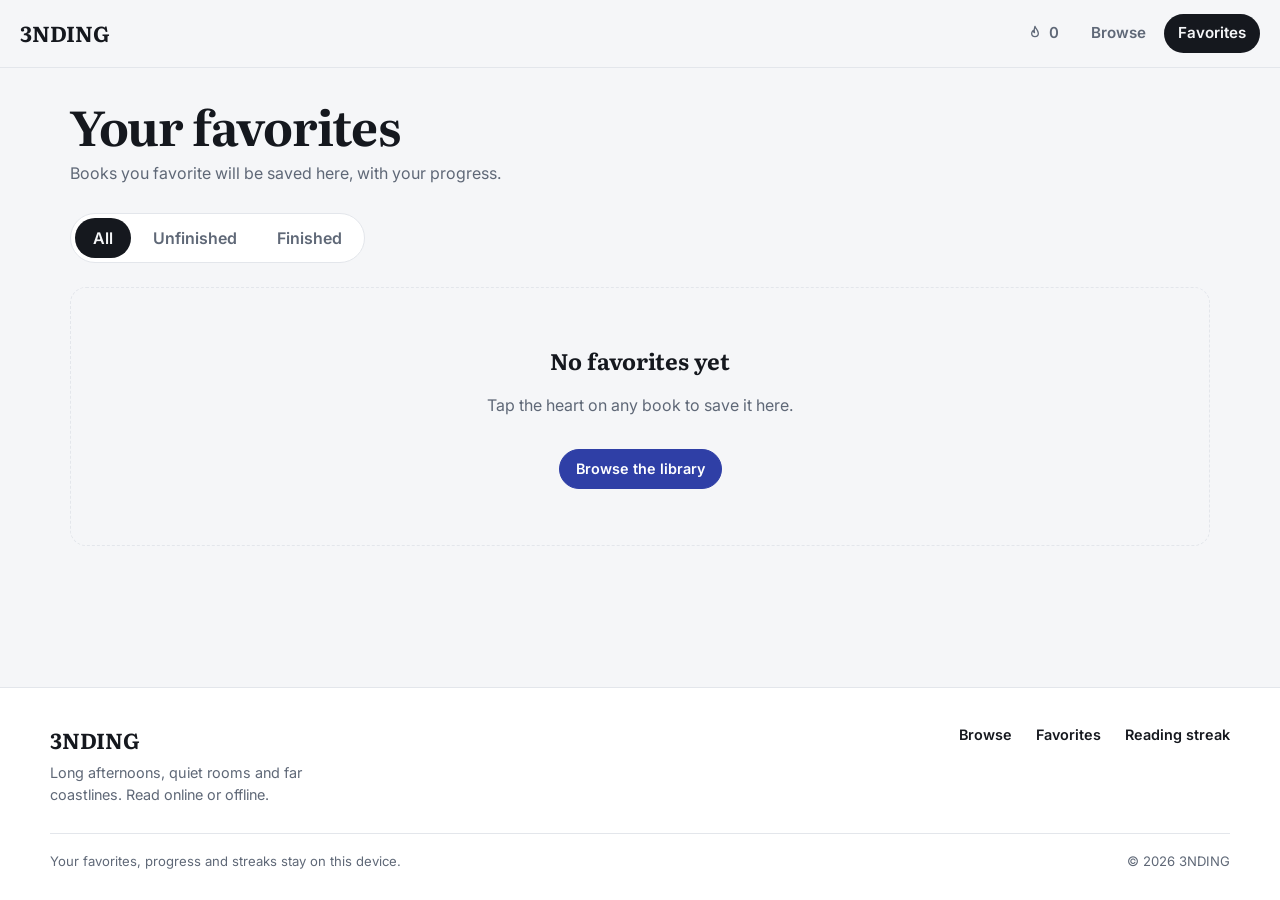
<file: favorites.html>
<!doctype html>
<html lang="en">
  <head>
    <meta charset="utf-8" />
    <meta
      name="viewport"
      content="width=device-width, initial-scale=1, viewport-fit=cover"
    />
    <title>3NDING — Favorites</title>
    <meta
      name="theme-color"
      content="#f5f6f8"
      media="(prefers-color-scheme: light)"
    />
    <meta
      name="theme-color"
      content="#0f1218"
      media="(prefers-color-scheme: dark)"
    />
    <link rel="icon" href="icons/icon.svg" type="image/svg+xml" />
    <link rel="apple-touch-icon" href="icons/apple-touch-icon.png" />

    <!-- Google Fonts: loaded without blocking the first paint -->
    <link rel="preconnect" href="https://fonts.googleapis.com" />
    <link rel="preconnect" href="https://fonts.gstatic.com" crossorigin />
    <link
      rel="stylesheet"
      href="https://fonts.googleapis.com/css2?family=Inter:wght@400..700&family=JetBrains+Mono:wght@400..600&family=Literata:opsz,wght@7..72,400..700&display=swap"
      media="print"
      onload="this.media = 'all'"
    />
    <noscript>
      <link
        rel="stylesheet"
        href="https://fonts.googleapis.com/css2?family=Inter:wght@400..700&family=JetBrains+Mono:wght@400..600&family=Literata:opsz,wght@7..72,400..700&display=swap"
      />
    </noscript>

    <link rel="stylesheet" href="css/style.css" />
  <!-- seo:head:start -->
    <meta name="robots" content="noindex, follow" />
<!-- seo:head:end -->
  </head>
  <body>
    <header class="site-header">
      <a class="brand" href="index.html">3NDING</a>
      <nav aria-label="Main">
        <a href="index.html" data-icon="book"
          ><span class="lbl">Browse</span></a
        >
        <a href="favorites.html" data-icon="heart" aria-current="page"
          ><span class="lbl">Favorites</span
          ><span id="fav-count" hidden></span
        ></a>
      </nav>
    </header>

    <main class="page">
      <h1 class="page-title">Your favorites</h1>
      <p class="page-sub" id="summary"></p>
      <div class="tabs" role="group" aria-label="Filter favorites">
        <button type="button" data-filter="all" aria-pressed="true">All</button>
        <button type="button" data-filter="reading" aria-pressed="false">
          Unfinished
        </button>
        <button type="button" data-filter="finished" aria-pressed="false">
          Finished
        </button>
      </div>
      <ul class="fav-list" id="list"></ul>
      <div class="empty" id="empty" hidden></div>
    </main>

    <footer class="site-footer">
      <div class="sf-inner">
        <div class="sf-brand">
          <a class="brand" href="index.html">3NDING</a>
          <p>Long afternoons, quiet rooms and far coastlines. Read online or offline.</p>
        </div>
        <nav class="sf-links" aria-label="Footer">
          <a href="index.html">Browse</a>
          <a href="favorites.html">Favorites</a>
          <a href="index.html#streak-section">Reading streak</a>
        </nav>
      </div>
      <div class="sf-base">
        <p>Your favorites, progress and streaks stay on this device.</p>
        <p>&copy; <span id="year">2026</span> 3NDING</p>
      </div>
    </footer>

    <script src="js/app.js"></script>
    <script src="js/favorites.js"></script>
  </body>
</html>
</file>
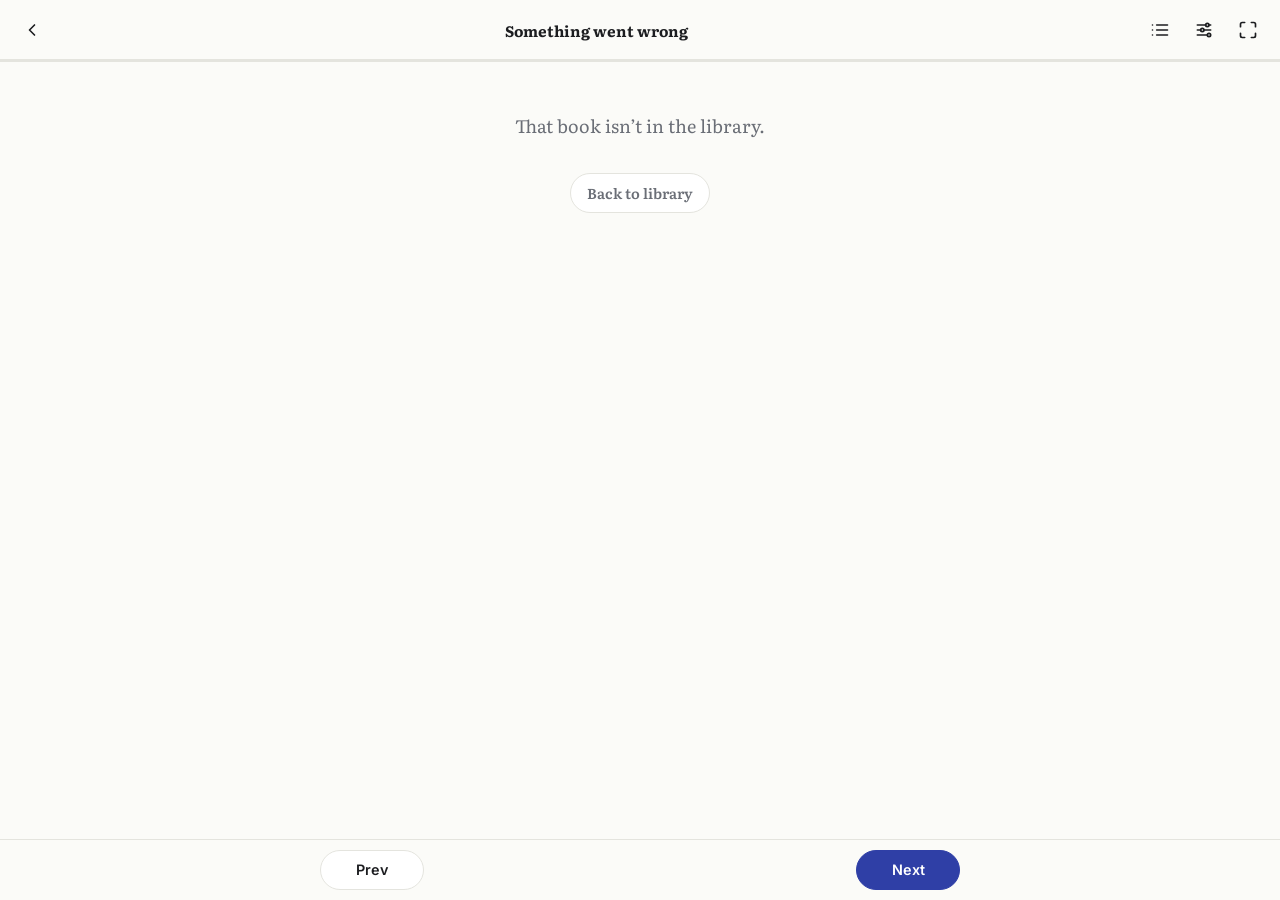
<file: reader.html>
<!doctype html>
<html
  lang="en"
  data-theme="paper"
  data-font="serif"
  data-align="left"
  data-spacing="normal"
  data-width="normal"
>
  <head>
    <meta charset="utf-8" />
    <meta
      name="viewport"
      content="width=device-width, initial-scale=1, viewport-fit=cover"
    />
    <meta name="theme-color" content="#fbfbf8" />
    <title>Reader — 3NDING</title>
    <link rel="icon" href="icons/icon.svg" type="image/svg+xml" />
    <link rel="apple-touch-icon" href="icons/apple-touch-icon.png" />

    <!-- Google Fonts: loaded without blocking the first paint -->
    <link rel="preconnect" href="https://fonts.googleapis.com" />
    <link rel="preconnect" href="https://fonts.gstatic.com" crossorigin />
    <link
      rel="stylesheet"
      href="https://fonts.googleapis.com/css2?family=Inter:wght@400..700&family=JetBrains+Mono:wght@400..600&family=Literata:opsz,wght@7..72,400..700&display=swap"
      media="print"
      onload="this.media = 'all'"
    />
    <noscript>
      <link
        rel="stylesheet"
        href="https://fonts.googleapis.com/css2?family=Inter:wght@400..700&family=JetBrains+Mono:wght@400..600&family=Literata:opsz,wght@7..72,400..700&display=swap"
      />
    </noscript>
    <script>
      /* Apply saved theme before first paint to avoid a white flash */
      try {
        const s = JSON.parse(localStorage.getItem("lib.settings")) || {};
        for (const k of ["theme", "font", "align", "spacing", "width"])
          if (s[k]) document.documentElement.dataset[k] = s[k];
      } catch {}
    </script>
    <link rel="stylesheet" href="css/style.css" />
  <!-- seo:head:start -->
    <meta name="robots" content="noindex, follow" />
<!-- seo:head:end -->
  </head>
  <body class="reader">
    <header class="r-bar">
      <a
        class="icon-btn"
        id="back"
        href="index.html"
        aria-label="Back to library"
      ></a>
      <div class="r-title">
        <strong id="book-title">Loading…</strong
        ><span id="chapter-title"></span>
      </div>
      <button
        class="icon-btn"
        id="btn-toc"
        type="button"
        aria-label="Chapters"
        aria-controls="toc"
        aria-expanded="false"
      ></button>
      <button
        class="icon-btn"
        id="btn-settings"
        type="button"
        aria-label="Reading settings"
        aria-controls="settings"
        aria-expanded="false"
      ></button>
      <button
        class="icon-btn"
        id="btn-fs"
        type="button"
        aria-label="Full screen"
      ></button>
      <div class="r-progress" aria-hidden="true"><i id="bar"></i></div>
    </header>

    <button
      class="icon-btn"
      id="exit-fs"
      type="button"
      aria-label="Exit full screen"
    ></button>

    <main>
      <article id="text" tabindex="-1">
        <p class="r-state">Opening book…</p>
      </article>
      <nav class="r-foot" aria-label="Chapter navigation">
        <button class="btn" id="prev" type="button">Prev</button>
        <span id="pos"></span>
        <button class="btn btn-primary" id="next" type="button">Next</button>
      </nav>
    </main>

    <div class="scrim" id="scrim"></div>

    <aside class="panel" id="toc" role="dialog" aria-modal="true" aria-label="Chapters">
      <header>
        <h2>Chapters</h2>
        <button
          class="icon-btn"
          type="button"
          data-close
          aria-label="Close"
        ></button>
      </header>
      <ol class="toc" id="toc-list"></ol>
    </aside>

    <aside class="panel" id="settings" role="dialog" aria-modal="true" aria-label="Reading settings">
      <header>
        <h2>Reading settings</h2>
        <button
          class="icon-btn"
          type="button"
          data-close
          aria-label="Close"
        ></button>
      </header>
      <div class="group">
        <span>Font</span>
        <div class="seg" data-key="font">
          <button
            type="button"
            data-val="serif"
            style="font-family: var(--serif)"
          >
            Serif
          </button>
          <button
            type="button"
            data-val="sans"
            style="font-family: var(--sans)"
          >
            Sans
          </button>
          <button
            type="button"
            data-val="mono"
            style="font-family: var(--mono)"
          >
            Mono
          </button>
        </div>
      </div>
      <div class="group">
        <span>Theme</span>
        <div class="seg themes" data-key="theme">
          <button type="button" data-val="paper">Paper</button>
          <button type="button" data-val="sepia">Sepia</button>
          <button type="button" data-val="dark">Dark</button>
          <button type="button" data-val="oled">OLED</button>
        </div>
      </div>
      <div class="group">
        <span>Font size</span>
        <div class="size">
          <input
            type="range"
            id="size"
            min="14"
            max="32"
            step="1"
            aria-label="Font size"
          />
          <output id="size-out" for="size"></output>
        </div>
      </div>
      <div class="group">
        <span>Alignment</span>
        <div class="seg" data-key="align">
          <button type="button" data-val="left">Left</button>
          <button type="button" data-val="justify">Justify</button>
        </div>
      </div>
      <div class="group">
        <span>Line spacing</span>
        <div class="seg" data-key="spacing">
          <button type="button" data-val="compact">Compact</button>
          <button type="button" data-val="normal">Normal</button>
          <button type="button" data-val="relaxed">Relaxed</button>
        </div>
      </div>
      <div class="group">
        <span>Text width</span>
        <div class="seg" data-key="width">
          <button type="button" data-val="narrow">Narrow</button>
          <button type="button" data-val="normal">Normal</button>
          <button type="button" data-val="wide">Wide</button>
        </div>
      </div>
      <p class="hint">
        Tip: use ← → keys or swipe left/right to change chapters. Esc closes
        panels.
      </p>
      <button class="btn" id="reset" type="button" style="width: 100%"></button>
    </aside>

    <script src="js/app.js"></script>
    <script src="js/reader.js"></script>
  </body>
</html>
</file>
<file: css/style.css>
/* =========================================================
   3NDING — single stylesheet (library, favorites, reader, PWA, streaks)
   Fonts are loaded from Google Fonts in each page's <head>:
   Literata (serif), Inter (sans), JetBrains Mono (mono).
   The stacks below fall back to good system fonts if offline.
   ========================================================= */
:root {
  --bg: #f5f6f8;
  --surface: #fff;
  --ink: #15181e;
  --muted: #5f6877;
  --line: #e3e6eb;
  --accent: #2f3fa6;
  --accent-ink: #fff;
  --fav: #d6336c;
  --ok: #1f9d6b;
  --flame: #e8590c;
  --radius: 16px;
  --gutter: 20px;
  --tabbar: 64px;
  --shadow:
    0 1px 2px rgba(20, 24, 40, 0.06), 0 10px 28px rgba(20, 24, 40, 0.08);
  --serif:
    "Literata", "Iowan Old Style", "Palatino Linotype", Palatino, Georgia, serif;
  --sans:
    "Inter", system-ui, -apple-system, "Segoe UI", Roboto, "Helvetica Neue",
    sans-serif;
  --mono: "JetBrains Mono", ui-monospace, "SF Mono", Menlo, Consolas, monospace;
  color-scheme: light;
}
@media (prefers-color-scheme: dark) {
  :root:not([data-theme]) {
    --bg: #0f1218;
    --surface: #181c25;
    --ink: #eceff4;
    --muted: #9aa4b5;
    --line: #272d39;
    --accent: #8e9cff;
    --accent-ink: #0f1218;
    --flame: #ff922b;
    --shadow: 0 10px 28px rgba(0, 0, 0, 0.4);
    color-scheme: dark;
  }
}

*,
*::before,
*::after {
  box-sizing: border-box;
}
html {
  -webkit-text-size-adjust: 100%;
  text-size-adjust: 100%;
}
body {
  margin: 0;
  background: var(--bg);
  color: var(--ink);
  font: 16px/1.5 var(--sans);
  font-optical-sizing: auto;
  -webkit-font-smoothing: antialiased;
  min-height: 100vh;
  min-height: 100dvh;
  /* Safety net: nothing may ever make the page scroll sideways */
  overflow-x: clip;
  -webkit-tap-highlight-color: transparent;
}
body.panel-open {
  overflow: hidden;
}
h1,
h2,
h3 {
  text-wrap: balance;
}
img {
  display: block;
  max-width: 100%;
}
a {
  color: inherit;
}
button,
input,
select {
  font: inherit;
  color: inherit;
}
button,
a,
input,
select {
  touch-action: manipulation;
}
button {
  cursor: pointer;
}
[hidden] {
  display: none !important;
}
:focus-visible {
  outline: 3px solid var(--accent);
  outline-offset: 2px;
  border-radius: 8px;
}
.sr-only {
  position: absolute;
  width: 1px;
  height: 1px;
  overflow: hidden;
  clip: rect(0 0 0 0);
  white-space: nowrap;
}

/* ---------- Header + navigation ---------- */
.site-header {
  position: sticky;
  top: 0;
  z-index: 10;
  display: flex;
  align-items: center;
  justify-content: space-between;
  gap: 16px;
  padding: calc(14px + env(safe-area-inset-top))
    max(var(--gutter), env(safe-area-inset-right)) 14px
    max(var(--gutter), env(safe-area-inset-left));
  background: color-mix(in srgb, var(--bg) 85%, transparent);
  backdrop-filter: blur(12px);
  border-bottom: 1px solid var(--line);
}
.brand {
  font: 700 1.35rem var(--serif);
  text-decoration: none;
  letter-spacing: -0.01em;
}
.site-header nav {
  display: flex;
  gap: 4px;
}
.site-header nav a {
  position: relative;
  display: inline-flex;
  align-items: center;
  gap: 8px;
  padding: 8px 14px;
  border-radius: 999px;
  text-decoration: none;
  color: var(--muted);
  font-weight: 600;
  font-size: 0.95rem;
}
.site-header nav a:hover {
  color: var(--ink);
}
.site-header nav a[aria-current="page"] {
  background: var(--ink);
  color: var(--bg);
}
/* Icons only appear in the mobile tab bar (the streak chip keeps its flame) */
.site-header nav .ico {
  display: none;
}
.site-header nav a.streak-chip .ico {
  display: inline-grid;
}
.site-header nav a.streak-chip .lbl {
  display: none;
}
.site-header nav .ico svg {
  width: 16px;
  height: 16px;
}
.site-header nav a.streak-chip {
  gap: 6px;
  color: var(--flame);
  font-variant-numeric: tabular-nums;
}
.site-header nav a.streak-chip svg {
  fill: currentColor;
  fill-opacity: 0.25;
}
.site-header nav a.streak-chip.idle {
  color: var(--muted);
}
.site-header nav a.streak-chip.idle svg {
  fill: none;
}
#fav-count {
  min-width: 20px;
  padding: 0 6px;
  border-radius: 999px;
  background: var(--fav);
  color: #fff;
  font-size: 0.75rem;
  line-height: 20px;
  text-align: center;
}

main.page {
  max-width: 1180px;
  margin: 0 auto;
  padding: 32px max(var(--gutter), env(safe-area-inset-right))
    calc(80px + env(safe-area-inset-bottom))
    max(var(--gutter), env(safe-area-inset-left));
}
.page-title {
  font: 700 clamp(1.9rem, 5vw, 3rem) / 1.1 var(--serif);
  letter-spacing: -0.02em;
  margin: 0 0 8px;
  overflow-wrap: anywhere;
}
.page-sub {
  margin: 0 0 28px;
  color: var(--muted);
  max-width: 52ch;
  text-wrap: pretty;
}
.section-title {
  font: 700 1.35rem var(--serif);
  margin: 0 0 14px;
}
section + section {
  margin-top: 44px;
}

/* ---------- Controls ---------- */
.toolbar {
  display: flex;
  flex-wrap: wrap;
  gap: 12px;
  margin-bottom: 24px;
}
.field {
  position: relative;
  flex: 1 1 260px;
}
.field svg {
  position: absolute;
  left: 14px;
  top: 50%;
  transform: translateY(-50%);
  color: var(--muted);
  pointer-events: none;
}
.field input,
.toolbar select {
  width: 100%;
  height: 46px;
  border: 1px solid var(--line);
  border-radius: 12px;
  background: var(--surface);
  padding: 0 14px;
}
.field input {
  padding-left: 42px;
}
.toolbar > label:not(.field) {
  flex: 0 0 auto;
}
.toolbar select {
  width: auto;
}

.btn {
  display: inline-flex;
  align-items: center;
  justify-content: center;
  gap: 8px;
  height: 40px;
  padding: 0 16px;
  border: 1px solid var(--line);
  border-radius: 999px;
  background: var(--surface);
  text-decoration: none;
  font-weight: 600;
  font-size: 0.9rem;
  white-space: nowrap;
  transition:
    background 0.15s,
    transform 0.1s;
}
.btn:hover {
  background: color-mix(in srgb, var(--ink) 6%, var(--surface));
}
.btn:active {
  transform: scale(0.97);
}
.btn-primary {
  background: var(--accent);
  border-color: var(--accent);
  color: var(--accent-ink);
}
.btn-primary:hover {
  background: color-mix(in srgb, var(--accent) 88%, #000);
}
.icon-btn {
  display: inline-grid;
  place-items: center;
  width: 40px;
  height: 40px;
  border: 1px solid var(--line);
  border-radius: 50%;
  background: var(--surface);
  color: var(--ink);
  text-decoration: none;
  flex: none;
  transition:
    background 0.15s,
    color 0.15s,
    transform 0.1s;
}
.icon-btn:hover {
  background: color-mix(in srgb, var(--ink) 8%, var(--surface));
}
.icon-btn:active {
  transform: scale(0.92);
}
.icon-btn.on {
  color: var(--fav);
  border-color: color-mix(in srgb, var(--fav) 45%, var(--line));
}
.icon-btn.on svg {
  fill: currentColor;
}
@media (pointer: coarse) {
  .btn,
  .icon-btn {
    min-height: 44px;
  }
  .icon-btn {
    min-width: 44px;
  }
}

.progress {
  height: 6px;
  border-radius: 999px;
  background: var(--line);
  overflow: hidden;
}
.progress > i {
  display: block;
  height: 100%;
  width: var(--p, 0%);
  background: var(--accent);
  border-radius: inherit;
  transition: width 0.3s;
}
.progress.done > i {
  background: var(--ok);
}

/* ---------- Offline download buttons ---------- */
.offline-btn[aria-pressed="true"] {
  background: var(--accent);
  border-color: var(--accent);
  color: var(--accent-ink);
}
.offline-btn[aria-busy="true"] {
  cursor: progress;
}
.ring {
  width: 22px;
  height: 22px;
  transform: rotate(-90deg);
}
.ring circle {
  fill: none;
  stroke: currentColor;
  stroke-width: 3.5;
}
.ring .trk {
  opacity: 0.28;
}
.ring .val {
  stroke-linecap: round;
  stroke-dasharray: 88;
  transition: stroke-dashoffset 0.2s linear;
}
.ring.spin {
  animation: ring-spin 0.9s linear infinite;
}
@keyframes ring-spin {
  to {
    transform: rotate(270deg);
  }
}
/* Offline: books that aren't saved can't open, so say so visually */
body.is-offline .card:not(.saved),
body.is-offline .fav-card:not(.saved) {
  opacity: 0.55;
}

/* ---------- Book grid / cards ---------- */
.grid {
  display: grid;
  grid-template-columns: repeat(auto-fill, minmax(190px, 1fr));
  gap: 28px 22px;
  list-style: none;
  margin: 0;
  padding: 0;
}
.card {
  display: flex;
  flex-direction: column;
  gap: 12px;
  min-width: 0;
  transition: opacity 0.2s;
}
.card > div:not(.actions) {
  min-width: 0;
}
.cover-wrap {
  position: relative;
}
.cover {
  position: relative;
  display: block;
  aspect-ratio: 3 / 4;
  border-radius: 12px;
  overflow: hidden;
  background: linear-gradient(135deg, var(--line), var(--surface));
  box-shadow: var(--shadow);
}
.cover img {
  width: 100%;
  height: 100%;
  object-fit: cover;
  transition: transform 0.4s;
}
.cover img.broken {
  visibility: hidden;
}
@media (hover: hover) {
  .card:hover .cover img {
    transform: scale(1.04);
  }
}
.cover .progress {
  position: absolute;
  left: 10px;
  right: 10px;
  bottom: 10px;
  height: 5px;
  background: rgba(255, 255, 255, 0.45);
  box-shadow: 0 0 0 1px rgba(0, 0, 0, 0.15);
}
/* Round tools that sit on the cover: favorite (left) and offline (right) */
.chip {
  position: absolute;
  top: 8px;
  display: grid;
  place-items: center;
  width: 34px;
  height: 34px;
  padding: 0;
  border: 0;
  border-radius: 50%;
  background: rgba(14, 17, 24, 0.6);
  color: #fff;
  -webkit-backdrop-filter: blur(6px);
  backdrop-filter: blur(6px);
  box-shadow: 0 0 0 1px rgba(255, 255, 255, 0.2);
  transition:
    background 0.15s,
    transform 0.1s;
}
/* 44px touch target without a bigger-looking button */
.chip::after {
  content: "";
  position: absolute;
  inset: -5px;
}
.chip:active {
  transform: scale(0.9);
}
.chip-fav {
  left: 8px;
}
.chip-off {
  right: 8px;
}
.chip.on {
  background: var(--fav);
}
.chip.on svg {
  fill: currentColor;
}
.chip.offline-btn[aria-pressed="true"] {
  box-shadow: 0 0 0 1px rgba(255, 255, 255, 0.35);
}
.card h3 {
  margin: 0;
  font: 700 1.05rem/1.25 var(--serif);
  display: -webkit-box;
  -webkit-line-clamp: 2;
  line-clamp: 2;
  -webkit-box-orient: vertical;
  overflow: hidden;
  overflow-wrap: anywhere;
}
.card .meta {
  margin: 2px 0 0;
  color: var(--muted);
  font-size: 0.88rem;
  overflow: hidden;
  text-overflow: ellipsis;
  white-space: nowrap;
}
.card .actions {
  display: flex;
  align-items: center;
  gap: 8px;
  margin-top: auto;
}
.card .actions .btn {
  flex: 1;
  min-width: 0;
}

/* ---------- Continue rail ---------- */
.rail {
  display: flex;
  gap: 16px;
  overflow-x: auto;
  padding: 4px 2px 14px;
  scroll-snap-type: x proximity;
  overscroll-behavior-x: contain;
  scrollbar-width: thin;
  list-style: none;
  margin: 0;
}
.rail-item {
  flex: 0 0 min(340px, 86%);
  display: grid;
  grid-template-columns: 84px 1fr;
  gap: 16px;
  padding: 14px;
  scroll-snap-align: start;
  background: var(--surface);
  border: 1px solid var(--line);
  border-radius: var(--radius);
}
.rail-item > div {
  min-width: 0;
}
.rail-item .cover {
  box-shadow: none;
  border-radius: 8px;
}
.rail-item h3 {
  margin: 0;
  font: 700 1rem/1.25 var(--serif);
  overflow-wrap: anywhere;
}
.rail-item p {
  margin: 2px 0 10px;
  color: var(--muted);
  font-size: 0.85rem;
  overflow-wrap: anywhere;
}
.rail-item small {
  display: block;
  margin: 6px 0 10px;
  color: var(--muted);
}
.rail-item .btn {
  width: 100%;
}

/* ---------- Streak + weekly summary ---------- */
#streak-section {
  margin-bottom: 40px;
  scroll-margin-top: 60px;
}
.streak-card {
  display: grid;
  gap: 20px;
  max-width: 860px;
  padding: 20px;
  background: var(--surface);
  border: 1px solid var(--line);
  border-radius: var(--radius);
  box-shadow: var(--shadow);
}
.streak-card > * {
  min-width: 0;
}
.streak-head {
  display: flex;
  align-items: center;
  gap: 14px;
  margin-bottom: 16px;
}
.streak-flame {
  display: grid;
  place-items: center;
  flex: none;
  width: 52px;
  height: 52px;
  border-radius: 50%;
  background: color-mix(in srgb, var(--muted) 14%, transparent);
  color: var(--muted);
}
.streak-flame.on {
  background: color-mix(in srgb, var(--flame) 16%, transparent);
  color: var(--flame);
}
.streak-flame.on svg {
  fill: currentColor;
  fill-opacity: 0.3;
}
.streak-num {
  margin: 0;
  color: var(--muted);
  font-weight: 600;
}
.streak-num strong {
  margin-right: 4px;
  font: 700 2rem/1 var(--serif);
  color: var(--ink);
}
.streak-msg {
  margin: 4px 0 0;
  color: var(--muted);
  font-size: 0.9rem;
  text-wrap: pretty;
}
.streak-sub {
  margin: 8px 0 0;
  color: var(--muted);
  font-size: 0.85rem;
  font-weight: 600;
}

/* Last 7 days: one series, bars rise from a shared baseline */
.wk {
  margin: 0;
}
.wk-head {
  display: flex;
  align-items: baseline;
  justify-content: space-between;
  gap: 12px;
  margin-bottom: 10px;
  font-size: 0.82rem;
}
.wk-head strong {
  font-weight: 700;
}
.wk-key {
  display: inline-flex;
  align-items: center;
  gap: 6px;
  color: var(--muted);
  white-space: nowrap;
}
.wk-key::before {
  content: "";
  width: 16px;
  border-top: 2px dashed color-mix(in srgb, var(--muted) 70%, transparent);
}
.wk-plot {
  position: relative;
  display: grid;
  grid-template-columns: repeat(7, minmax(0, 1fr));
  gap: 8px;
  height: 96px;
  border-bottom: 1px solid var(--line);
}
.wk-goal {
  position: absolute;
  left: 0;
  right: 0;
  bottom: var(--g, 0%);
  border-top: 2px dashed color-mix(in srgb, var(--muted) 55%, transparent);
  pointer-events: none;
}
.wk-day {
  display: flex;
  align-items: flex-end;
  justify-content: center;
  height: 100%;
}
.wk-bar {
  display: block;
  width: 100%;
  max-width: 30px;
  height: var(--h, 0%);
  min-height: 3px;
  border-radius: 4px 4px 0 0;
  background: color-mix(in srgb, var(--accent) 34%, var(--line));
}
.wk-day.met .wk-bar {
  background: var(--accent);
}
.wk-day.zero .wk-bar {
  background: var(--line);
}
.wk-labels {
  display: grid;
  grid-template-columns: repeat(7, minmax(0, 1fr));
  gap: 8px;
  margin: 6px 0 0;
  padding: 0;
  list-style: none;
  text-align: center;
  font-size: 0.72rem;
  font-weight: 600;
  color: var(--muted);
}
.wk-labels .today {
  color: var(--ink);
  font-weight: 700;
}
.stats {
  display: grid;
  grid-template-columns: repeat(3, minmax(0, 1fr));
  gap: 8px;
  margin: 16px 0 0;
}
.stat {
  padding: 10px 12px;
  background: var(--bg);
  border-radius: 12px;
}
.stat dt {
  color: var(--muted);
  font-size: 0.72rem;
  font-weight: 600;
}
.stat dd {
  margin: 2px 0 0;
  font-size: 1.1rem;
  font-weight: 700;
  line-height: 1.25;
  font-variant-numeric: tabular-nums;
}
.stat small {
  display: block;
  margin-top: 2px;
  color: var(--muted);
  font-size: 0.65rem;
  line-height: 1.3;
}
.sc-foot {
  display: flex;
  flex-wrap: wrap;
  align-items: center;
  justify-content: space-between;
  gap: 10px 16px;
  padding-top: 14px;
  border-top: 1px solid var(--line);
  color: var(--muted);
  font-size: 0.85rem;
}
.sc-foot p {
  margin: 0;
}
.goal-pick {
  display: inline-flex;
  align-items: center;
  gap: 8px;
  font-weight: 600;
}
.goal-pick select {
  height: 36px;
  padding: 0 10px;
  border: 1px solid var(--line);
  border-radius: 10px;
  background: var(--bg);
}
.install {
  width: 100%;
  height: 44px;
}
.install-hint {
  margin: 0;
  color: var(--muted);
  font-size: 0.85rem;
}
@media (min-width: 760px) {
  #streak-section {
    scroll-margin-top: 80px;
  }
  .streak-card {
    grid-template-columns: minmax(0, 5fr) minmax(0, 6fr);
    gap: 24px 40px;
    padding: 24px;
  }
  .sc-main {
    align-self: center;
    padding: 0 32px;
  }
  .sc-foot,
  .install,
  .install-hint {
    grid-column: 1 / -1;
  }
}

/* ---------- Favorites ---------- */
.tabs {
  display: inline-flex;
  gap: 4px;
  padding: 4px;
  margin-bottom: 24px;
  background: var(--surface);
  border: 1px solid var(--line);
  border-radius: 999px;
}
.tabs button {
  border: 0;
  background: none;
  padding: 8px 18px;
  border-radius: 999px;
  font-weight: 600;
  color: var(--muted);
}
.tabs button[aria-pressed="true"] {
  background: var(--ink);
  color: var(--bg);
}
.fav-list {
  display: grid;
  grid-template-columns: repeat(auto-fill, minmax(min(100%, 440px), 1fr));
  gap: 20px;
  list-style: none;
  padding: 0;
  margin: 0;
}
.fav-card {
  display: grid;
  grid-template-columns: 112px 1fr;
  /* cover and its offline button stack in the left column; text spans both */
  grid-template-areas:
    "cover text"
    "tool text";
  grid-template-rows: auto 1fr;
  gap: 8px 20px;
  padding: 16px;
  background: var(--surface);
  border: 1px solid var(--line);
  border-radius: var(--radius);
  box-shadow: var(--shadow);
  min-width: 0;
  transition: opacity 0.2s;
}
.fav-card > div {
  grid-area: text;
  min-width: 0;
}
.fav-card > .cover {
  grid-area: cover;
}
.fav-card > .offline-btn {
  grid-area: tool;
  justify-self: center;
}
.fav-card h3 {
  margin: 0;
  font: 700 1.2rem/1.25 var(--serif);
  overflow-wrap: anywhere;
}
.fav-card .meta {
  margin: 2px 0 14px;
  color: var(--muted);
  font-size: 0.9rem;
}
.fav-card .status {
  display: flex;
  justify-content: space-between;
  margin: 8px 0 14px;
  font-size: 0.85rem;
  color: var(--muted);
  font-weight: 600;
}
.fav-card .row {
  display: flex;
  flex-wrap: wrap;
  align-items: center;
  gap: 8px;
}
.fav-card .row .btn + .icon-btn {
  margin-left: auto;
}
.badge {
  display: inline-block;
  padding: 2px 10px;
  border-radius: 999px;
  background: color-mix(in srgb, var(--ok) 18%, transparent);
  color: var(--ok);
  font-size: 0.78rem;
  font-weight: 700;
}
.more-btn {
  display: flex;
  margin: 24px auto 0;
}
.empty {
  padding: 56px 20px;
  text-align: center;
  color: var(--muted);
  border: 1px dashed var(--line);
  border-radius: var(--radius);
}
.empty h2 {
  font: 700 1.4rem var(--serif);
  color: var(--ink);
  margin: 0 0 8px;
}
.empty .btn {
  margin-top: 16px;
}

#toast {
  position: fixed;
  left: 50%;
  bottom: calc(24px + env(safe-area-inset-bottom));
  transform: translate(-50%, 20px);
  width: max-content;
  max-width: calc(100% - 32px);
  padding: 10px 18px;
  border-radius: 999px;
  background: var(--ink);
  color: var(--bg);
  font-size: 0.9rem;
  font-weight: 600;
  text-align: center;
  opacity: 0;
  pointer-events: none;
  transition: 0.25s;
  z-index: 100;
}
#toast.show {
  opacity: 1;
  transform: translate(-50%, 0);
}

/* ---------- Reader themes ---------- */
:root[data-theme="paper"] {
  --bg: #fbfbf8;
  --surface: #fff;
  --ink: #1c1d20;
  --muted: #6a6e76;
  --line: #e4e4de;
  --accent: #2f3fa6;
  --accent-ink: #fff;
  color-scheme: light;
}
:root[data-theme="sepia"] {
  --bg: #f0e4cb;
  --surface: #f7edd8;
  --ink: #46372a;
  --muted: #85715a;
  --line: #dccaa6;
  --accent: #8a5a2b;
  --accent-ink: #fff;
  color-scheme: light;
}
:root[data-theme="dark"] {
  --bg: #1c2027;
  --surface: #262b34;
  --ink: #d4d8df;
  --muted: #8e97a6;
  --line: #343a46;
  --accent: #8e9cff;
  --accent-ink: #14161c;
  color-scheme: dark;
}
:root[data-theme="oled"] {
  --bg: #000;
  --surface: #0d0d0f;
  --ink: #bcbfc6;
  --muted: #777c86;
  --line: #202228;
  --accent: #8e9cff;
  --accent-ink: #000;
  color-scheme: dark;
}

/* ---------- Reader ---------- */
body.reader {
  --fs: 18px;
  --measure: 40rem;
  transition:
    background 0.25s,
    color 0.25s;
  touch-action: manipulation;
}
.r-bar {
  position: sticky;
  top: 0;
  z-index: 20;
  display: flex;
  align-items: center;
  gap: 4px;
  padding: calc(10px + env(safe-area-inset-top))
    max(12px, env(safe-area-inset-right)) 12px
    max(12px, env(safe-area-inset-left));
  background: color-mix(in srgb, var(--bg) 90%, transparent);
  backdrop-filter: blur(12px);
}
.r-bar .icon-btn {
  border-color: transparent;
  background: transparent;
}
.r-bar .icon-btn:hover {
  background: color-mix(in srgb, var(--ink) 10%, transparent);
}
.r-title {
  flex: 1;
  min-width: 0;
  text-align: center;
  line-height: 1.2;
}
.r-title strong {
  display: block;
  font: 700 0.95rem var(--serif);
  white-space: nowrap;
  overflow: hidden;
  text-overflow: ellipsis;
}
.r-title span {
  display: block;
  font-size: 0.78rem;
  color: var(--muted);
  white-space: nowrap;
  overflow: hidden;
  text-overflow: ellipsis;
}
.r-progress {
  position: absolute;
  left: 0;
  right: 0;
  bottom: 0;
  height: 3px;
  background: var(--line);
}
.r-progress i {
  display: block;
  height: 100%;
  width: 0;
  background: var(--accent);
  transition: width 0.15s linear;
}

#text {
  max-width: var(--measure);
  margin: 0 auto;
  padding: 48px max(22px, env(safe-area-inset-right))
    calc(64px + env(safe-area-inset-bottom))
    max(22px, env(safe-area-inset-left));
  font-size: var(--fs);
  line-height: 1.75;
  outline: none;
}
html[data-font="serif"] #text {
  font-family: var(--serif);
}
html[data-font="sans"] #text {
  font-family: var(--sans);
  line-height: 1.7;
}
html[data-font="mono"] #text {
  font-family: var(--mono);
  line-height: 1.7;
  font-size: calc(var(--fs) * 0.88);
}
html[data-spacing="compact"] #text {
  line-height: 1.55;
}
html[data-spacing="relaxed"] #text {
  line-height: 1.95;
}
html[data-width="narrow"] body.reader {
  --measure: 32rem;
}
html[data-width="wide"] body.reader {
  --measure: 52rem;
}
html[data-align="justify"] #text p {
  text-align: justify;
  hyphens: auto;
}
#text h1 {
  font: 700 clamp(1.35em, 6vw, 1.7em) / 1.2 var(--serif);
  margin: 0 0 1.4em;
  letter-spacing: -0.01em;
  text-align: left;
  overflow-wrap: anywhere;
}
#text .r-eyebrow {
  margin: 0 0 0.6em;
  font: 700 0.72rem/1 var(--sans);
  letter-spacing: 0.14em;
  text-transform: uppercase;
  color: var(--accent);
  white-space: normal;
}
#text p {
  margin: 0 0 1.1em;
  white-space: pre-line;
  overflow-wrap: break-word;
}
.r-state {
  max-width: var(--measure);
  margin: 20vh auto;
  padding: 0 22px;
  text-align: center;
  color: var(--muted);
}

/* Chapter navigation: a fixed bar that tucks away with the header on phones */
.r-foot {
  position: fixed;
  left: 0;
  right: 0;
  bottom: 0;
  z-index: 18;
  display: flex;
  align-items: center;
  justify-content: space-between;
  gap: 12px;
  padding: 10px
    max(22px, calc((100% - var(--measure)) / 2), env(safe-area-inset-right))
    calc(10px + env(safe-area-inset-bottom))
    max(22px, calc((100% - var(--measure)) / 2), env(safe-area-inset-left));
  background: color-mix(in srgb, var(--bg) 92%, transparent);
  -webkit-backdrop-filter: blur(12px);
  backdrop-filter: blur(12px);
  border-top: 1px solid var(--line);
}
.r-foot span {
  flex: 1;
  color: var(--muted);
  font-size: 0.75rem;
  line-height: 1.35;
  text-align: center;
  font-variant-numeric: tabular-nums;
  text-wrap: balance;
}
.r-foot .btn {
  min-width: 104px;
  white-space: nowrap;
}
.r-foot .btn:disabled {
  opacity: 0.35;
  pointer-events: none;
}

.scrim {
  position: fixed;
  inset: 0;
  z-index: 30;
  background: rgba(0, 0, 0, 0.45);
  opacity: 0;
  pointer-events: none;
  transition: opacity 0.25s;
}
.scrim.show {
  opacity: 1;
  pointer-events: auto;
}
.panel {
  position: fixed;
  z-index: 31;
  top: 0;
  right: 0;
  bottom: 0;
  width: min(380px, 100%);
  overflow-y: auto;
  overscroll-behavior: contain;
  padding: calc(20px + env(safe-area-inset-top)) 20px
    calc(24px + env(safe-area-inset-bottom));
  background: var(--surface);
  border-left: 1px solid var(--line);
  box-shadow: var(--shadow);
  transform: translateX(100%);
  visibility: hidden;
  transition:
    transform 0.28s,
    visibility 0.28s;
}
.panel.open {
  transform: none;
  visibility: visible;
}
.panel header {
  display: flex;
  align-items: center;
  justify-content: space-between;
  margin-bottom: 18px;
}
.panel h2 {
  margin: 0;
  font: 700 1.2rem var(--serif);
}
.hint {
  margin: 0 0 16px;
  color: var(--muted);
  font-size: 0.82rem;
}
.group {
  margin-bottom: 22px;
}
.group > span {
  display: block;
  margin-bottom: 8px;
  font-size: 0.85rem;
  font-weight: 700;
  color: var(--muted);
}
.seg {
  display: grid;
  grid-auto-flow: column;
  grid-auto-columns: 1fr;
  gap: 6px;
}
.seg button {
  height: 42px;
  min-width: 0;
  border: 1px solid var(--line);
  border-radius: 10px;
  background: var(--bg);
  font-weight: 600;
}
.seg button[aria-pressed="true"] {
  border-color: var(--accent);
  box-shadow: inset 0 0 0 1px var(--accent);
  color: var(--accent);
}
.seg.themes button {
  border-width: 2px;
}
.seg.themes button[data-val="paper"] {
  background: #fbfbf8;
  color: #1c1d20;
}
.seg.themes button[data-val="sepia"] {
  background: #f0e4cb;
  color: #46372a;
}
.seg.themes button[data-val="dark"] {
  background: #1c2027;
  color: #d4d8df;
}
.seg.themes button[data-val="oled"] {
  background: #000;
  color: #bcbfc6;
}
.seg.themes button[aria-pressed="true"] {
  border-color: var(--accent);
  box-shadow: 0 0 0 1px var(--accent);
}
.size {
  display: flex;
  align-items: center;
  gap: 12px;
}
.size input {
  flex: 1;
  min-width: 0;
  accent-color: var(--accent);
}
.size output {
  min-width: 3.2ch;
  text-align: right;
  font-variant-numeric: tabular-nums;
}
.toc {
  list-style: none;
  padding: 0;
  margin: 0;
}
.toc button {
  display: flex;
  gap: 12px;
  width: 100%;
  padding: 12px;
  border: 0;
  border-radius: 10px;
  background: none;
  text-align: left;
  overflow-wrap: anywhere;
}
.toc button:hover {
  background: var(--bg);
}
.toc button[aria-current="true"] {
  background: var(--bg);
  color: var(--accent);
  font-weight: 700;
}
.toc em {
  font-style: normal;
  color: var(--muted);
  min-width: 1.6em;
}

#exit-fs {
  position: fixed;
  top: calc(12px + env(safe-area-inset-top));
  right: 12px;
  z-index: 25;
  display: none;
  background: var(--surface);
  box-shadow: var(--shadow);
}
body.immersive .r-bar {
  display: none;
}
body.immersive #exit-fs {
  display: inline-grid;
  opacity: 0.55;
}
body.immersive #text {
  padding-top: calc(32px + env(safe-area-inset-top));
}

/* ---------- Site footer (library pages) ---------- */
body:has(.site-footer) {
  display: flex;
  flex-direction: column;
}
body:has(.site-footer) main.page {
  flex: 1 0 auto;
  width: 100%;
  padding-bottom: 48px;
}
.site-footer {
  margin-top: auto;
  padding: 36px max(var(--gutter), env(safe-area-inset-right))
    calc(28px + env(safe-area-inset-bottom))
    max(var(--gutter), env(safe-area-inset-left));
  background: var(--surface);
  border-top: 1px solid var(--line);
  color: var(--muted);
  font-size: 0.9rem;
}
.sf-inner,
.sf-base {
  max-width: 1180px;
  margin: 0 auto;
}
.sf-inner {
  display: flex;
  flex-wrap: wrap;
  align-items: flex-start;
  justify-content: space-between;
  gap: 24px 48px;
}
.sf-brand {
  max-width: 34ch;
}
.sf-brand .brand {
  display: inline-block;
  color: var(--ink);
  margin-bottom: 6px;
}
.sf-brand p {
  margin: 0;
  text-wrap: pretty;
}
.sf-links {
  display: flex;
  flex-wrap: wrap;
  gap: 8px 24px;
}
.sf-links a {
  color: var(--ink);
  font-weight: 600;
  text-decoration: none;
}
.sf-links a:hover {
  color: var(--accent);
  text-decoration: underline;
  text-underline-offset: 4px;
}
.sf-base {
  display: flex;
  flex-wrap: wrap;
  justify-content: space-between;
  gap: 6px 24px;
  margin-top: 28px;
  padding-top: 18px;
  border-top: 1px solid var(--line);
  font-size: 0.82rem;
}
.sf-base p {
  margin: 0;
}

/* ---------- Pagination ---------- */
#all-title {
  scroll-margin-top: 84px;
  outline: none;
}
.pager {
  display: flex;
  align-items: center;
  justify-content: center;
  flex-wrap: wrap;
  gap: 6px;
  margin-top: 36px;
}
.pager .pg {
  display: inline-flex;
  align-items: center;
  justify-content: center;
  gap: 6px;
  min-width: 40px;
  height: 40px;
  padding: 0 12px;
  border: 1px solid var(--line);
  border-radius: 999px;
  background: var(--surface);
  font-weight: 600;
  font-size: 0.9rem;
  font-variant-numeric: tabular-nums;
  transition:
    background 0.15s,
    transform 0.1s;
}
.pager .pg:hover:not(:disabled) {
  background: color-mix(in srgb, var(--ink) 8%, var(--surface));
}
.pager .pg:active:not(:disabled) {
  transform: scale(0.96);
}
.pager .pg[aria-current="page"] {
  background: var(--ink);
  border-color: var(--ink);
  color: var(--bg);
}
.pager .pg:disabled {
  opacity: 0.4;
  cursor: default;
}
.pager .gap {
  padding: 0 4px;
  color: var(--muted);
}
.pager .pg-info {
  display: none;
  color: var(--muted);
  font-size: 0.9rem;
  font-weight: 600;
}
.pager-count {
  flex: 1 0 100%;
  order: 2;
  margin: 10px 0 0;
  text-align: center;
  color: var(--muted);
  font-size: 0.85rem;
}
@media (pointer: coarse) {
  .pager .pg {
    min-height: 44px;
  }
}

/* =========================================================
   Phones (≤ 560px): tab bar, 2-up grid, compact cards
   ========================================================= */
@media (max-width: 560px) {
  :root {
    --gutter: 16px;
  }
  main.page {
    padding-top: 20px;
    padding-bottom: calc(var(--tabbar) + 32px + env(safe-area-inset-bottom));
  }
  .page-title {
    font-size: 1.85rem;
  }
  .page-sub {
    margin-bottom: 20px;
    font-size: 0.94rem;
  }
  .section-title {
    font-size: 1.2rem;
  }
  section + section {
    margin-top: 32px;
  }
  body:has(.site-footer) main.page {
    padding-bottom: 32px;
  }
  .site-footer {
    padding-top: 28px;
    padding-bottom: calc(var(--tabbar) + 24px + env(safe-area-inset-bottom));
  }

  /* Header keeps only the brand; navigation moves to a bottom tab bar.
     (backdrop-filter would make the fixed nav relative to the header.) */
  .site-header {
    padding-block: calc(12px + env(safe-area-inset-top)) 12px;
    background: var(--bg);
    -webkit-backdrop-filter: none;
    backdrop-filter: none;
  }
  .brand {
    font-size: 1.2rem;
  }
  .site-header nav {
    position: fixed;
    left: 0;
    right: 0;
    bottom: 0;
    z-index: 15;
    display: grid;
    grid-template-columns: repeat(3, minmax(0, 1fr));
    gap: 2px;
    padding: 6px max(8px, env(safe-area-inset-right))
      calc(6px + env(safe-area-inset-bottom))
      max(8px, env(safe-area-inset-left));
    background: var(--surface);
    border-top: 1px solid var(--line);
  }
  .site-header nav a {
    flex-direction: column;
    justify-content: center;
    gap: 2px;
    min-height: calc(var(--tabbar) - 12px);
    padding: 4px;
    border-radius: 12px;
    font-size: 0.72rem;
  }
  .site-header nav .ico {
    display: inline-grid;
  }
  .site-header nav .ico svg {
    width: 22px;
    height: 22px;
  }
  .site-header nav a[aria-current="page"] {
    background: color-mix(in srgb, var(--accent) 12%, transparent);
    color: var(--accent);
  }
  .site-header nav a.streak-chip {
    order: 3;
    gap: 2px;
    padding: 4px;
  }
  .site-header nav a.streak-chip .lbl {
    display: inline;
  }
  .site-header nav a.streak-chip .num,
  #fav-count {
    position: absolute;
    top: 3px;
    left: calc(50% + 7px);
    min-width: 18px;
    padding: 0 5px;
    border-radius: 999px;
    font-size: 0.66rem;
    font-weight: 700;
    line-height: 18px;
    text-align: center;
    box-shadow: 0 0 0 2px var(--surface);
  }
  .site-header nav a.streak-chip .num {
    background: var(--flame);
    color: #fff;
  }
  .site-header nav a.streak-chip.idle .num {
    display: none;
  }
  /* The on-screen keyboard would otherwise float the tab bar over the field */
  body:has(input:focus) .site-header nav {
    display: none;
  }
  body:not(.reader) #toast {
    bottom: calc(var(--tabbar) + 14px + env(safe-area-inset-bottom));
  }

  /* Streak card */
  #streak-section {
    margin-bottom: 32px;
  }
  .streak-card {
    padding: 16px;
    gap: 16px;
  }
  .streak-head {
    margin-bottom: 12px;
  }
  .streak-flame {
    width: 46px;
    height: 46px;
  }
  .streak-num strong {
    font-size: 1.75rem;
  }
  .stat {
    padding: 8px 9px;
  }
  .stat dd {
    font-size: 1rem;
  }
  .sc-foot {
    flex-direction: column;
    align-items: stretch;
    gap: 10px;
  }
  .goal-pick {
    justify-content: space-between;
  }

  .toolbar {
    gap: 10px;
    margin-bottom: 20px;
  }
  .toolbar > label:not(.field) {
    flex: 1 1 100%;
  }
  .toolbar select {
    width: 100%;
  }

  .grid {
    grid-template-columns: repeat(2, minmax(0, 1fr));
    gap: 22px 12px;
  }
  .card {
    gap: 10px;
  }
  .card h3 {
    font-size: 0.98rem;
  }
  .chip {
    top: 6px;
    width: 32px;
    height: 32px;
  }
  .chip-fav {
    left: 6px;
  }
  .chip-off {
    right: 6px;
  }
  .card .actions .btn {
    padding: 0 8px;
    font-size: 0.85rem;
  }
  .card .actions .btn svg {
    display: none;
  }

  .rail {
    margin-left: calc(-1 * max(var(--gutter), env(safe-area-inset-left)));
    margin-right: calc(-1 * max(var(--gutter), env(safe-area-inset-right)));
    padding-left: max(var(--gutter), env(safe-area-inset-left));
    padding-right: max(var(--gutter), env(safe-area-inset-right));
    scroll-padding-inline: max(var(--gutter), env(safe-area-inset-left));
  }
  .rail-item {
    flex-basis: min(340px, 92%);
    grid-template-columns: 72px 1fr;
    gap: 12px;
    padding: 12px;
  }
  .rail-item small {
    white-space: nowrap;
  }

  .tabs {
    display: flex;
    width: 100%;
  }
  .tabs button {
    flex: 1;
    padding: 8px 6px;
  }
  .fav-list {
    gap: 14px;
  }
  .fav-card {
    grid-template-columns: 72px 1fr;
    gap: 8px 12px;
    padding: 12px;
  }
  .fav-card h3 {
    font-size: 1.05rem;
  }
  .fav-card .meta {
    margin-bottom: 10px;
  }
  .fav-card .status {
    margin: 6px 0 12px;
  }
  .fav-card {
    position: relative;
  }
  .fav-card h3 {
    padding-right: 30px;
  }
  .fav-card [data-action="remove"] {
    position: absolute;
    top: 6px;
    right: 6px;
    width: 40px;
    height: 40px;
    border-color: transparent;
    background: transparent;
    color: var(--muted);
  }
  .fav-card .row .btn-primary {
    flex: 1 1 100%;
  }
  .fav-card .row .btn:not(.btn-primary) {
    flex: 1 1 auto;
    padding: 0 12px;
  }

  /* Reader: no fullscreen button on phones; bar tucks away while reading;
     panels become bottom sheets */
  #btn-fs {
    display: none;
  }
  .r-bar,
  .r-foot {
    transition: transform 0.25s;
  }
  /* :has(:focus-visible) = keyboard focus only, so a tapped button can't pin the bar open */
  body.bar-hidden .r-bar:not(:has(:focus-visible)) {
    transform: translateY(-100%);
  }
  body.bar-hidden .r-foot:not(:has(:focus-visible)) {
    transform: translateY(100%);
  }
  #text {
    padding-top: 28px;
  }
  .r-foot .btn {
    min-width: 92px;
  }
  .panel {
    top: auto;
    left: 0;
    width: 100%;
    max-height: 85vh;
    max-height: 85dvh;
    padding-top: 12px;
    border-left: 0;
    border-top: 1px solid var(--line);
    border-radius: 20px 20px 0 0;
    transform: translateY(100%);
  }
  .panel::before {
    content: "";
    display: block;
    width: 40px;
    height: 4px;
    margin: 0 auto 12px;
    border-radius: 2px;
    background: var(--line);
  }
}
@media (max-width: 340px) {
  .stats {
    grid-template-columns: repeat(3, minmax(0, 1fr));
    gap: 6px;
  }
  .stat small {
    font-size: 0.66rem;
  }
  .r-bar .icon-btn {
    width: 36px;
    height: 36px;
  }
}
@media (prefers-reduced-motion: reduce) {
  * {
    transition: none !important;
  }
  .ring.spin {
    animation-duration: 2.4s;
  }
}
@media (display-mode: standalone) {
  body {
    overscroll-behavior-y: none;
  }
}
</file>
